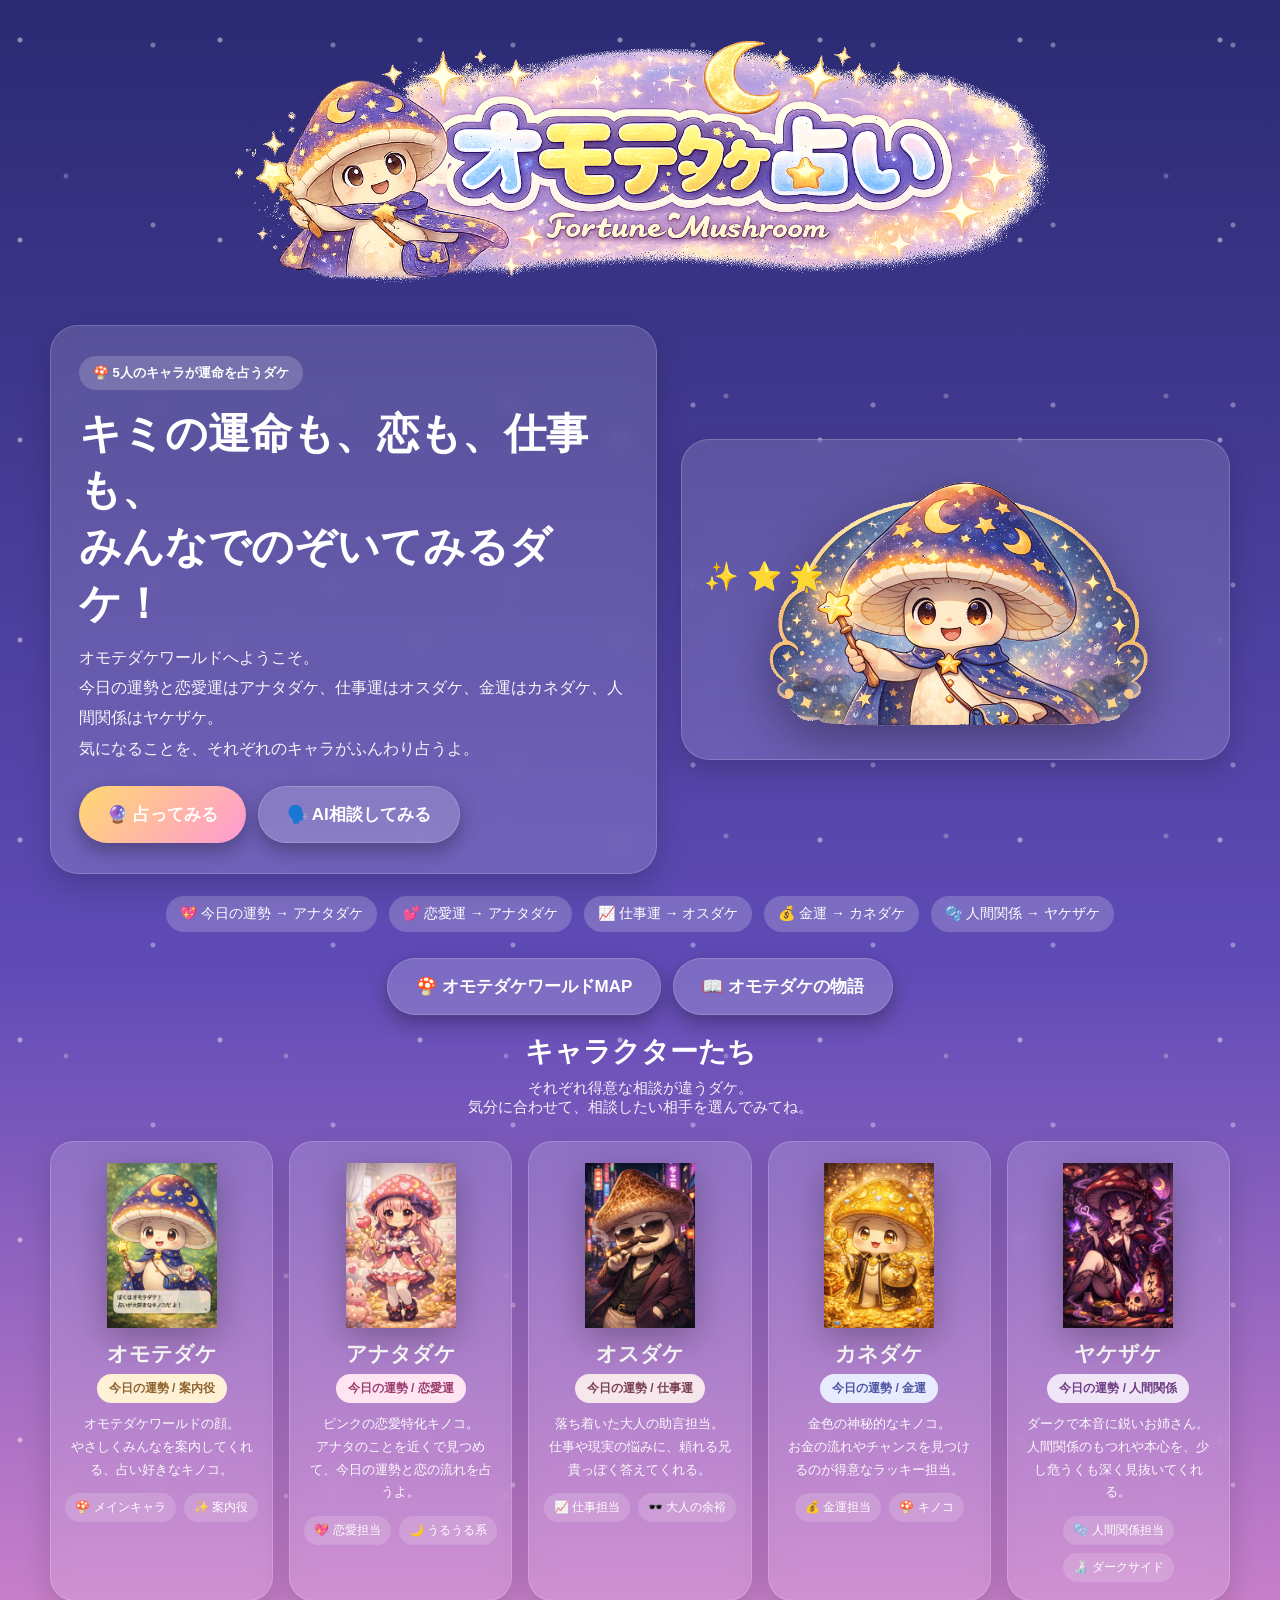
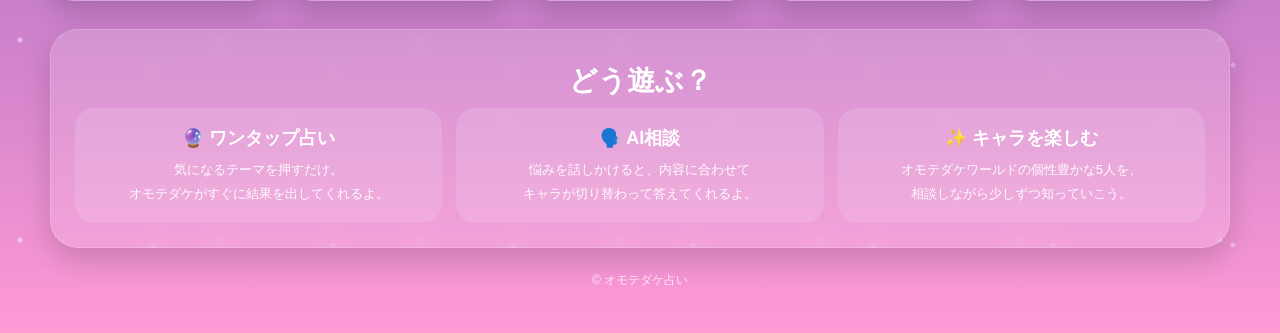
<file: public/omotedake/index.html>
<!DOCTYPE html>
<html lang="ja">
<head>
<meta charset="UTF-8">
<meta name="viewport" content="width=device-width, initial-scale=1.0">
<title>オモテダケ占い</title>

<style>
:root{
  --bg1:#2a2a72;
  --bg2:#5f4bb6;
  --bg3:#ff9ad5;
  --txt:#ffffff;

  --card:rgba(255,255,255,.14);
  --line:rgba(255,255,255,.18);

  --pink:#ffb3df;
  --gold:#ffd86f;
  --violet:#c9b5ff;
  --wine:#c28aa8;
  --deep:#8c6aa9;
}

*{ box-sizing:border-box; }

body{
  margin:0;
  min-height:100vh;
  font-family:"Hiragino Maru Gothic ProN","Yu Gothic","Meiryo",sans-serif;
  color:var(--txt);
  background:
    radial-gradient(circle at 10% 20%, rgba(255,255,255,.45) 0 2px, transparent 3px),
    radial-gradient(circle at 85% 25%, rgba(255,255,255,.35) 0 2px, transparent 3px),
    radial-gradient(circle at 30% 80%, rgba(255,255,255,.25) 0 2px, transparent 3px),
    linear-gradient(180deg,var(--bg1),var(--bg2),var(--bg3));
  background-size:200px 200px,180px 180px,220px 220px,cover;
}

.container{
  width:min(1180px, calc(100% - 24px));
  margin:0 auto;
  padding:28px 0 44px;
}

/* header */
.header{
  text-align:center;
  margin-bottom:14px;
}

.header img{
  width:min(820px, 100%);
  margin-bottom:8px;
}

/* hero */
.hero{
  display:grid;
  grid-template-columns: 1.05fr .95fr;
  gap:24px;
  align-items:center;
  margin-bottom:22px;
}

.heroText,
.heroVisual{
  background:var(--card);
  border:1px solid var(--line);
  border-radius:28px;
  box-shadow:0 12px 28px rgba(0,0,0,.18);
  backdrop-filter:blur(8px);
}

.heroText{
  padding:30px 28px;
  text-align:left;
}

.badge{
  display:inline-flex;
  align-items:center;
  gap:8px;
  background:rgba(255,255,255,.18);
  padding:8px 14px;
  border-radius:999px;
  font-size:13px;
  font-weight:800;
  margin-bottom:16px;
}

.title{
  font-size:clamp(28px, 4vw, 42px);
  font-weight:900;
  line-height:1.35;
  margin:0 0 10px;
}

.desc{
  font-size:16px;
  line-height:1.9;
  opacity:.95;
  margin:0 0 22px;
}

.ctaRow{
  display:flex;
  flex-wrap:wrap;
  gap:12px;
}

.cta{
  display:inline-flex;
  align-items:center;
  justify-content:center;
  padding:16px 28px;
  border-radius:40px;
  background:linear-gradient(135deg,#ffd86f,#ff9ad5);
  color:white;
  font-weight:bold;
  text-decoration:none;
  font-size:17px;
  box-shadow:0 8px 20px rgba(0,0,0,.3);
  transition:.2s;
}

.cta:hover{
  transform:translateY(-3px);
}

.cta:active{
  transform:scale(.96);
}

.cta.sub{
  background:rgba(255,255,255,.18);
  border:1px solid rgba(255,255,255,.18);
}

.heroVisual{
  position:relative;
  text-align:center;
  padding:24px 20px 20px;
  overflow:hidden;
}

.heroVisual::after{
  content:"✨ ⭐ 🌟";
  position:absolute;
  top:120px;
  left:22px;
  font-size:28px;
  animation:sparkle 2s linear infinite;
}

.mainChar{
  width:min(420px, 100%);
  animation:omoteFloat 3s ease-in-out infinite;
  filter:drop-shadow(0 15px 25px rgba(0,0,0,.35));
}

@keyframes omoteFloat{
  0%{ transform:translateY(0px); }
  50%{ transform:translateY(-14px); }
  100%{ transform:translateY(0px); }
}

@keyframes sparkle{
  0%{ transform:translateY(0); opacity:0; }
  50%{ opacity:1; }
  100%{ transform:translateY(-30px); opacity:0; }
}

/* chips */
.fortune-menu{
  display:flex;
  justify-content:center;
  align-items:center;
  gap:12px;
  flex-wrap:wrap;
  margin:0 0 26px;
}

.fortune-menu span{
  display:flex;
  align-items:center;
  justify-content:center;
  padding:9px 14px;
  border-radius:999px;
  font-size:14px;
  background:rgba(255,255,255,0.2);
  color:white;
  text-decoration:none;
}

/* cards */
.sectionTitle{
  text-align:center;
  font-size:28px;
  font-weight:900;
  margin:8px 0 8px;
}

.sectionDesc{
  text-align:center;
  font-size:15px;
  opacity:.92;
  margin:0 0 24px;
}

.castGrid{
  display:grid;
  grid-template-columns:repeat(5, minmax(0,1fr));
  gap:16px;
  margin-bottom:28px;
}

.castCard{
  background:var(--card);
  border:1px solid var(--line);
  border-radius:24px;
  box-shadow:0 12px 28px rgba(0,0,0,.16);
  backdrop-filter:blur(8px);
  padding:16px 14px 18px;
  text-align:center;
  transition:.2s;
}

.castCard:hover{
  transform:translateY(-4px);
}

.castImageWrap{
  height:170px;
  display:flex;
  align-items:flex-end;
  justify-content:center;
  margin-bottom:12px;
}

.castImage{
  max-width:100%;
  max-height:165px;
  object-fit:contain;
  filter:drop-shadow(0 10px 18px rgba(0,0,0,.28));
}

.castName{
  font-size:21px;
  font-weight:900;
  margin-bottom:6px;
}

.castRole{
  display:inline-block;
  font-size:12px;
  font-weight:900;
  padding:6px 12px;
  border-radius:999px;
  margin-bottom:10px;
  color:#4f2d4f;
  background:#fff2fb;
}

.castDesc{
  font-size:13px;
  line-height:1.75;
  opacity:.96;
  min-height:66px;
  margin-bottom:12px;
}

.castMeta{
  display:flex;
  justify-content:center;
  flex-wrap:wrap;
  gap:8px;
}

.castMeta span{
  font-size:12px;
  padding:6px 10px;
  border-radius:999px;
  background:rgba(255,255,255,.16);
}

/* role colors */
.anata .castRole{ background:#ffe4f2; color:#9c3d70; }
.osu .castRole{ background:#f5e7ea; color:#7c3f58; }
.kanedake .castRole{ background:#e9ebff; color:#4d57a3; }
.yake .castRole{ background:#f0e5f7; color:#6e3e84; }
.omote .castRole{ background:#fff1d5; color:#8c6230; }

/* route */
.routeBox{
  background:var(--card);
  border:1px solid var(--line);
  border-radius:28px;
  box-shadow:0 12px 28px rgba(0,0,0,.16);
  backdrop-filter:blur(8px);
  padding:24px;
  margin-bottom:24px;
}

.routeGrid{
  display:grid;
  grid-template-columns:repeat(3, minmax(0,1fr));
  gap:14px;
}

.routeItem{
  background:rgba(255,255,255,.12);
  border-radius:20px;
  padding:18px 16px;
  text-align:center;
}

.routeItem h3{
  margin:0 0 8px;
  font-size:18px;
}

.routeItem p{
  margin:0;
  font-size:13px;
  line-height:1.8;
  opacity:.94;
}

/* footer */
.footer{
  text-align:center;
  margin-top:18px;
  font-size:12px;
  opacity:.78;
}

/* responsive */
@media (max-width: 1040px){
  .castGrid{
    grid-template-columns:repeat(3, minmax(0,1fr));
  }
}

@media (max-width: 820px){
  .container{
    width:min(100%, calc(100% - 24px));
    padding:18px 0 28px;
  }

  .hero{
    grid-template-columns:1fr;
  }

  .heroText{
    text-align:center;
  }

  .ctaRow{
    justify-content:center;
  }

  .routeGrid{
    grid-template-columns:1fr;
  }

  .castGrid{
    grid-template-columns:repeat(2, minmax(0,1fr));
  }

  .heroVisual::after{
    top:82px;
    left:10px;
    font-size:20px;
  }

  .mainChar{
    width:min(320px, 100%);
  }
}

@media (max-width: 520px){
  .castGrid{
    grid-template-columns:1fr;
  }

  .title{
    font-size:24px;
  }

  .desc{
    font-size:15px;
  }

  .sectionTitle{
    font-size:24px;
  }

  .cta{
    width:100%;
  }
}
</style>
</head>
<body>

<div class="container">

  <div class="header">
    <img src="./images/header-main.png" alt="オモテダケ占い">
  </div>

  <section class="hero">
    <div class="heroText">
      <div class="badge">🍄 5人のキャラが運命を占うダケ</div>
      <h1 class="title">キミの運命も、恋も、仕事も、<br>みんなでのぞいてみるダケ！</h1>
      <p class="desc">
        オモテダケワールドへようこそ。<br>
        今日の運勢と恋愛運はアナタダケ、仕事運はオスダケ、金運はカネダケ、人間関係はヤケザケ。<br>
        気になることを、それぞれのキャラがふんわり占うよ。
      </p>
      <div class="ctaRow">
        <a class="cta" href="fortune.php">🔮 占ってみる</a>
        <a class="cta sub" href="omoteaichat.php">🗣️ AI相談してみる</a>
      </div>
    </div>

    <div class="heroVisual">
      <img class="mainChar" src="./images/omotedake-main.png" alt="オモテダケ">
    </div>
  </section>

  <div class="fortune-menu">
    <span>💖 今日の運勢 → アナタダケ</span>
    <span>💕 恋愛運 → アナタダケ</span>
    <span>📈 仕事運 → オスダケ</span>
    <span>💰 金運 → カネダケ</span>
    <span>🫧 人間関係 → ヤケザケ</span>
  </div>
<div class="ctaRow" style="justify-content:center; margin:18px 0;">
  <a class="cta sub" href="omotedake_world_map.php">🍄 オモテダケワールドMAP</a>
  <a class="cta sub" href="omotedake_story.php">📖 オモテダケの物語</a>
</div>

  <h2 class="sectionTitle">キャラクターたち</h2>
  <p class="sectionDesc">
    それぞれ得意な相談が違うダケ。<br>
    気分に合わせて、相談したい相手を選んでみてね。
  </p>

  <section class="castGrid">
    <article class="castCard omote">
      <div class="castImageWrap">
        <img class="castImage" src="./images/omotedake-indexmain.png" alt="オモテダケ">
      </div>
      <div class="castName">オモテダケ</div>
      <div class="castRole">今日の運勢 / 案内役</div>
      <div class="castDesc">
        オモテダケワールドの顔。<br>
        やさしくみんなを案内してくれる、占い好きなキノコ。
      </div>
      <div class="castMeta">
        <span>🍄 メインキャラ</span>
        <span>✨ 案内役</span>
      </div>
    </article>

    <article class="castCard anata">
      <div class="castImageWrap">
        <img class="castImage" src="./images/anatadake-main.png" alt="アナタダケ">
      </div>
      <div class="castName">アナタダケ</div>
      <div class="castRole">今日の運勢 / 恋愛運</div>
      <div class="castDesc">
        ピンクの恋愛特化キノコ。<br>
        アナタのことを近くで見つめて、今日の運勢と恋の流れを占うよ。
      </div>
      <div class="castMeta">
        <span>💖 恋愛担当</span>
        <span>🌙 うるうる系</span>
      </div>
    </article>

    <article class="castCard osu">
      <div class="castImageWrap">
        <img class="castImage" src="./images/osudake-main.png" alt="オスダケ">
      </div>
      <div class="castName">オスダケ</div>
      <div class="castRole">今日の運勢 / 仕事運</div>
      <div class="castDesc">
        落ち着いた大人の助言担当。<br>
        仕事や現実の悩みに、頼れる兄貴っぽく答えてくれる。
      </div>
      <div class="castMeta">
        <span>📈 仕事担当</span>
        <span>🕶️ 大人の余裕</span>
      </div>
    </article>

    <article class="castCard kanedake">
      <div class="castImageWrap">
        <img class="castImage" src="./images/kanedake-main.png" alt="カネダケ">
      </div>
      <div class="castName">カネダケ</div>
      <div class="castRole">今日の運勢 / 金運</div>
      <div class="castDesc">
        金色の神秘的なキノコ。<br>
        お金の流れやチャンスを見つけるのが得意なラッキー担当。
      </div>
      <div class="castMeta">
        <span>💰 金運担当</span>
        <span>🍄 キノコ</span>
      </div>
    </article>

    <article class="castCard yake">
      <div class="castImageWrap">
        <img class="castImage" src="./images/yakezake-main.png" alt="ヤケザケ">
      </div>
      <div class="castName">ヤケザケ</div>
      <div class="castRole">今日の運勢 / 人間関係</div>
      <div class="castDesc">
        ダークで本音に鋭いお姉さん。<br>
        人間関係のもつれや本心を、少し危うくも深く見抜いてくれる。
      </div>
      <div class="castMeta">
        <span>🫧 人間関係担当</span>
        <span>🍶 ダークサイド</span>
      </div>
    </article>
  </section>

  <section class="routeBox">
    <h2 class="sectionTitle">どう遊ぶ？</h2>
    <div class="routeGrid">
      <div class="routeItem">
        <h3>🔮 ワンタップ占い</h3>
        <p>
          気になるテーマを押すだけ。<br>
          オモテダケがすぐに結果を出してくれるよ。
        </p>
      </div>
      <div class="routeItem">
        <h3>🗣️ AI相談</h3>
        <p>
          悩みを話しかけると、内容に合わせて<br>
          キャラが切り替わって答えてくれるよ。
        </p>
      </div>
      <div class="routeItem">
        <h3>✨ キャラを楽しむ</h3>
        <p>
          オモテダケワールドの個性豊かな5人を、<br>
          相談しながら少しずつ知っていこう。
        </p>
      </div>
    </div>
  </section>

  <div class="footer">
    © オモテダケ占い
  </div>

</div>

</body>
</html>
</file>
